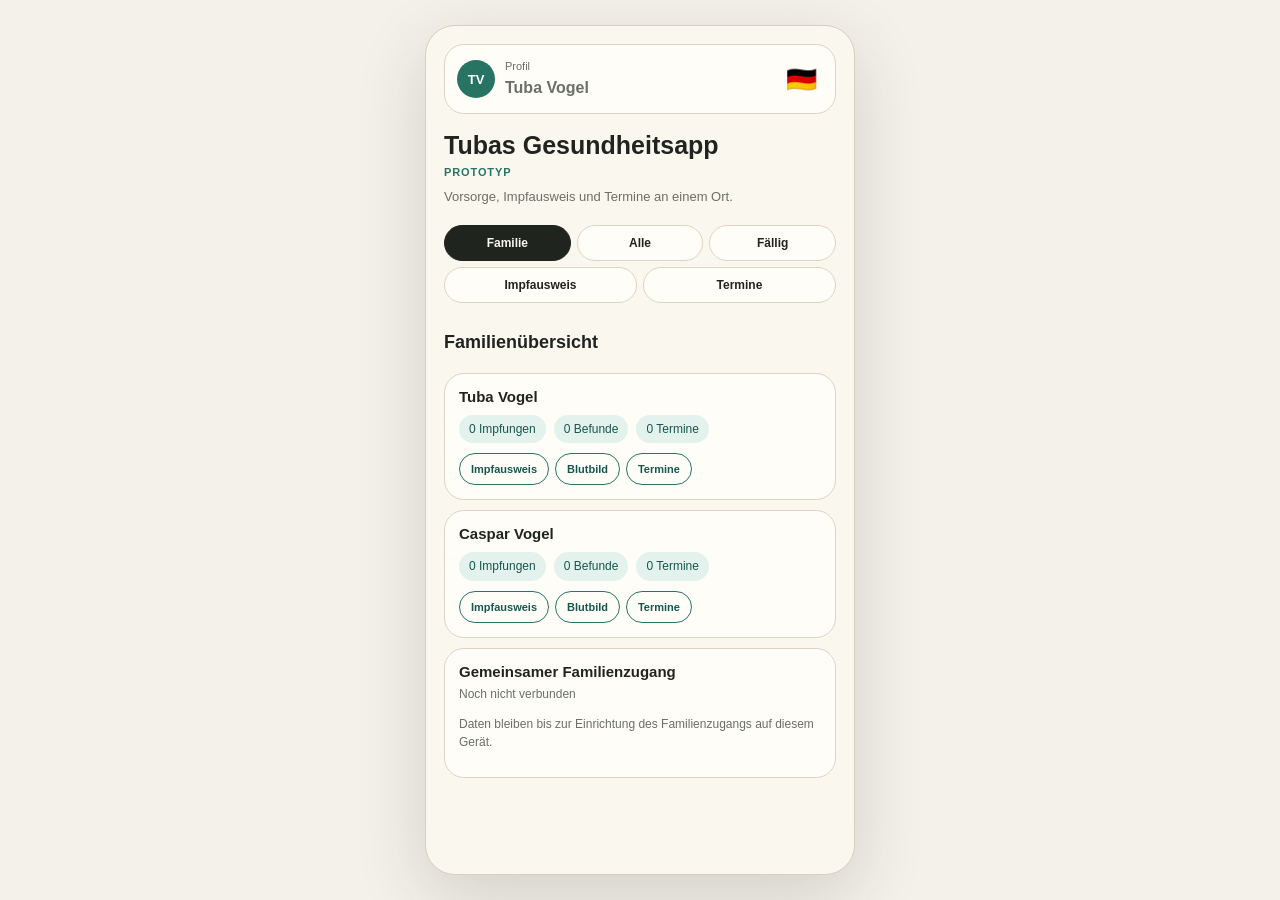
<file: index.html>
<!doctype html>
<html lang="de"><head><meta charset="utf-8"><meta name="viewport" content="width=device-width,initial-scale=1"><meta http-equiv="Cache-Control" content="no-store, no-cache, must-revalidate, max-age=0"><title>Tubas Gesundheitsapp · Prototyp</title><style>
:root{font-family:-apple-system,BlinkMacSystemFont,"Segoe UI",sans-serif;background:#f4f1ea;color:#20241f}*{box-sizing:border-box}body{margin:0;min-height:100vh;display:grid;place-items:center;padding:18px}.app{width:min(430px,100%);min-height:min(850px,calc(100vh - 36px));background:#faf7ef;border:1px solid #d8cfbf;border-radius:30px;padding:18px;box-shadow:0 22px 70px rgba(32,36,31,.16)}.profile{display:grid;grid-template-columns:auto 1fr auto;gap:10px;align-items:center;background:#fffdf8;border:1px solid #ddd4c4;border-radius:20px;padding:12px;margin-bottom:18px}.avatar{display:grid;place-items:center;width:38px;height:38px;border-radius:999px;background:#277465;color:white;font-size:13px;font-weight:800;text-decoration:none}.label{display:block;color:#697064;font-size:11px;margin-bottom:2px}.name{font-size:16px;font-weight:800}.flag{font-size:18px}h1{margin:0 0 6px;font-size:25px;line-height:1.08}.sub{margin:0 0 18px;color:#697064;font-size:13px;line-height:1.4}.tabs{display:grid;grid-template-columns:repeat(4,1fr);gap:6px;margin-bottom:15px}.tab{border:1px solid #ddd4c4;background:#fffdf8;color:#20241f;border-radius:999px;padding:9px 4px;font-size:13px;font-weight:800;text-decoration:none;text-align:center}.tab.active{background:#20241f;border-color:#20241f;color:#f9f6ee}.stack{display:grid;gap:10px}.card{background:#fffdf8;border:1px solid #ddd4c4;border-radius:20px;padding:14px}.row{display:grid;grid-template-columns:50px 1fr;gap:12px;align-items:start}.icon{display:grid;place-items:center;width:50px;min-height:50px;border-radius:15px;background:#e5f2ed;color:#15574c;font-size:13px;font-weight:800;text-align:center}.icon svg{width:27px;height:27px;display:block}.doctolib-icon{background:#e5f2ed}.doctolib-appicon{width:38px;height:38px;border-radius:11px;filter:drop-shadow(0 2px 3px rgba(32,36,31,.18))}b{display:block;margin-bottom:4px;font-size:15px}span,p{color:#697064;font-size:12px;line-height:1.4}.privacy{background:#eef4f2;border-color:#cbded8}.pill-row{display:flex;gap:8px;flex-wrap:wrap}.tiny{border:1px solid #ddd4c4;background:#fffdf8;color:#697064;border-radius:999px;padding:7px 10px;font-size:12px;text-decoration:none}.tiny.active-filter{background:#20241f;color:#fff;border-color:#20241f}.field{width:100%;border:1px solid #ddd4c4;border-radius:12px;background:#fffdf8;padding:10px;color:#20241f}.import-code{min-height:86px;resize:vertical}.import-actions{display:flex;gap:8px;flex-wrap:wrap;margin-top:8px}.action-btn{border:1px solid #277465;border-radius:999px;padding:9px 12px;background:#277465;color:white;font-size:12px;font-weight:800}.action-btn.secondary{background:#fffdf8;color:#15574c}.empty{color:#697064;text-align:center;padding:22px}.group{display:grid;gap:8px}.group-title{margin:8px 2px 0;color:#15574c;font-size:13px;font-weight:900}.group-count{color:#8b8f86;font-size:11px;font-weight:700;margin-left:4px}.vaccine-card{padding:12px 14px}.vaccine-card b{font-size:14px}.meta-line{display:block;color:#697064;font-size:12px;line-height:1.4}.status-ok{color:#15574c;font-weight:800}.status-check{color:#8a5a16;font-weight:800}.reminder{margin-top:5px;color:#697064;font-size:12px}.mini-calendar{display:grid;gap:8px}.cal-head{display:flex;align-items:center;justify-content:space-between;color:#697064;font-size:12px;font-weight:800}.nav-btn{width:30px;height:30px;border:1px solid #ddd4c4;background:#fffdf8;border-radius:999px;color:#20241f;font-size:18px;line-height:1;text-decoration:none;text-align:center}.date-strip{display:grid;grid-template-columns:repeat(4,1fr);gap:6px}.date-pill{border:1px solid #ddd4c4;background:#fffdf8;border-radius:12px;padding:6px 2px;text-align:center}.date-pill b{margin:0;font-size:13px}.date-pill span{display:block;font-size:10px}.link-action{color:#15574c;font-size:12px;font-weight:800;text-decoration:underline;text-underline-offset:3px}.details{margin-top:10px;padding-top:10px;border-top:1px solid #ece4d6;color:#697064;font-size:12px;line-height:1.45}
</style><link rel="stylesheet" href="vaccine-entry.css?v=family-features-20261106-v5"><script>window.healthAppVersion="family-features-20261106-v5";</script><script src="vaccine-entry.js?v=family-features-20261106-v5"></script><script src="vaccine-batch.js?v=family-features-20261106-v5"></script><style id="profile-menu-style">.profile{position:relative}.avatar,.name,.flag{cursor:pointer}.profile-menu{position:absolute;left:10px;top:calc(100% + 8px);width:188px;display:none;gap:5px;background:#fffdf8;border:1px solid #ddd4c4;border-radius:16px;padding:7px;box-shadow:0 10px 26px rgba(32,36,31,.13);z-index:50}.profile-menu.open{display:grid}.profile-menu.align-right{left:auto;right:10px;min-width:0;width:max-content;grid-template-columns:42px}.menu-btn{border:1px solid #ddd4c4;background:#fffdf8;color:#20241f;border-radius:999px;padding:7px 10px;text-align:left;font-size:12px;font-weight:750}.profile-menu:not(.align-right) .menu-btn.active{background:#e7e3da;color:#20241f;border-color:#cfc6b6}.profile-menu.align-right .menu-btn{text-align:center;font-size:18px;line-height:1;padding:9px 0}.profile-menu.align-right .menu-btn.active{background:#e7e3da;color:#20241f;border-color:#cfc6b6}.due-header{display:grid;gap:3px}.due-kicker{color:#15574c;font-size:11px;font-weight:900;text-transform:uppercase;letter-spacing:.04em}.due-card .details{display:block}.rule-source{display:block;margin-top:6px;color:#8b8f86;font-size:11px}.why{margin-top:8px;border-top:1px solid #ece4d6;padding-top:8px}.why summary{cursor:pointer;color:#15574c;font-size:12px;font-weight:800}.why p{margin:6px 0 0}.due-status{display:block;margin-top:4px;color:#15574c;font-size:12px;font-weight:850}.due-status.warn{color:#8a5a16}.due-list-note{margin:0;color:#697064;font-size:12px;line-height:1.4}</style><style>.prototype-label{margin:0 0 8px;color:#277465;font-size:11px;font-weight:700;letter-spacing:.08em;text-transform:uppercase}</style><meta name="application-name" content="Tubas Gesundheitsapp"><meta name="apple-mobile-web-app-title" content="Tubas Gesundheitsapp"><link rel="stylesheet" href="app-features.css?v=family-features-20261106-v5"><script src="app-i18n.js?v=family-features-20261106-v5"></script><script src="app-features.js?v=family-features-20261106-v5"></script></head><body><main class="app"><section class="profile"><a class="avatar" href="?view=alle">TV</a><div><span class="label">Profil</span><span class="name">Tuba Vogel</span></div><span class="flag">🇩🇪⌄</span></section><h1>Tubas Gesundheitsapp</h1><p class="prototype-label">Prototyp</p><p class="sub" id="subtitle">Vorsorge, Impfausweis und Termine an einem Ort.</p><nav class="tabs" aria-label="Ansicht" id="tabs"></nav><section class="stack" id="content" aria-live="polite"></section></main><script>
(function(){const storageKey="gesundheits-prototyp-vaccinations-v1";const vaccineNames={ty:"Typhus - TYPHIM Vi",gf:"Gelbfieber - Stamaril",tw:"Tollwut - Rabipur",hpv:"HPV - Gardasil 9",po:"Polio - IPV Merieux",pn:"Pneumokokken - Prevenar 20",hb:"Hepatitis B",hbe:"Hepatitis B - Engerix-B Erwachsene",haq:"Hepatitis A - VAQTA",hah:"Hepatitis A - Havrix 1440",bcg:"BCG / Tuberkulose",mmr:"MMR - Masern, Mumps, Roeteln",dtp:"Diphtherie/Tetanus/Pertussis - Boostrix",cov:"COVID-19 - Comirnaty"};const groupOrder=["Influenza","Reiseimpfungen","HPV","Hepatitis","Standardimpfungen","COVID / zu prüfen","Ältere Einträge"];const topics=["Alle","Influenza","Masern","Hepatitis A","Hepatitis B","HPV","Tollwut","Gelbfieber","Typhus","Polio","COVID","Tetanus"];const toothIcon='<svg viewBox="0 0 24 24" aria-hidden="true"><path d="M8.4 3.6c1.3 0 2.3.7 3.6.7s2.3-.7 3.6-.7c2.5 0 4.1 2.1 4.1 4.8 0 2.1-.8 3.8-1.5 5.4-.8 1.8-1.1 4.7-2.3 5.8-.7.7-1.7.4-2-.6l-.8-3.6c-.2-.9-.7-1.3-1.1-1.3s-.9.4-1.1 1.3L10.1 19c-.3 1-1.3 1.3-2 .6-1.2-1.1-1.5-4-2.3-5.8-.7-1.6-1.5-3.3-1.5-5.4 0-2.7 1.6-4.8 4.1-4.8z" fill="none" stroke="currentColor" stroke-width="1.9" stroke-linecap="round" stroke-linejoin="round"/></svg>';const doctolibIcon='<svg class="doctolib-appicon" viewBox="0 0 64 64" aria-label="Doctolib"><defs><linearGradient id="dg" x1="8" y1="8" x2="56" y2="56"><stop stop-color="#1aa7ef"/><stop offset="1" stop-color="#087bd8"/></linearGradient></defs><rect x="5" y="5" width="54" height="54" rx="14" fill="url(#dg)"/><path d="M20.5 40.5c8.9-1 19.5-4.5 22.2-12.2 2.1-5.9-2.4-10.1-10.4-9.4-5.5.5-10.1 2.2-13.9 4" fill="none" stroke="white" stroke-width="5" stroke-linecap="round"/><path d="M28 18.8c-1.8 7.4-3.2 14.8-4.1 22.6" fill="none" stroke="white" stroke-width="5" stroke-linecap="round"/></svg>';const content=document.getElementById("content"),tabs=document.getElementById("tabs"),subtitle=document.getElementById("subtitle");const params=new URLSearchParams(location.search);let view=params.get("view")||"termine";let q=params.get("q")||"";const esc=v=>String(v||"").replace(/[&<>"']/g,c=>({"&":"&amp;","<":"&lt;",">":"&gt;",'"':"&quot;","'":"&#039;"}[c]));function link(v,label){return`<a class="tab ${view===v?"active":""}" href="?view=${v}&_=${Date.now()}">${label}</a>`}function renderTabs(){tabs.innerHTML=link("alle","Alle")+link("faellig","Fällig")+link("impfausweis","Impfausweis")+link("termine","Termine")}function decodePayload(value){const base64=value.replace(/-/g,"+").replace(/_/g,"/");const padded=base64+"===".slice((base64.length+3)%4);const binary=atob(padded);const bytes=Uint8Array.from(binary,c=>c.charCodeAt(0));return JSON.parse(new TextDecoder().decode(bytes))}function normalize(items){return Array.isArray(items)?items.map((item,index)=>Array.isArray(item)?{id:`private-vaccine-${index+1}`,name:vaccineNames[item[0]]||item[0]||"Impfung",date:item[1]||"Datum offen",note:""}:{id:item.id||`private-vaccine-${index+1}`,name:item.name||item.n||"Impfung",date:item.date||item.d||"Datum offen",note:item.note||""}):[]}function encodePayload(items){const bytes=new TextEncoder().encode(JSON.stringify(items));let binary="";bytes.forEach(b=>binary+=String.fromCharCode(b));return btoa(binary).replace(/\+/g,"-").replace(/\//g,"_").replace(/=+$/,"")}function setImportNotice(text){const el=document.getElementById("importNotice");if(el)el.textContent=text}function copyPrivateImport(){const all=load();if(!all.length){setImportNotice("Keine Impfungen zum Kopieren vorhanden.");return}const code=encodePayload(all);const field=document.getElementById("privateImportCode");if(field)field.value=code;const done=()=>setImportNotice("Import-Code kopiert. Öffne die Home-App, Impfausweis, Code einfügen.");if(navigator.clipboard&&navigator.clipboard.writeText){navigator.clipboard.writeText(code).then(done).catch(()=>{if(field){field.focus();field.select()}setImportNotice("Code markieren und kopieren.")})}else{if(field){field.focus();field.select()}setImportNotice("Code markieren und kopieren.")}}function pastePrivateImport(){const field=document.getElementById("privateImportCode");const code=(field&&field.value||"").trim();if(!code){setImportNotice("Bitte Import-Code einfügen.");return}try{const items=normalize(decodePayload(code));if(!items.length)throw new Error("empty");window.mergeVaccineImport(items);location.replace(location.pathname+"?view=impfausweis&loaded="+Date.now())}catch(e){setImportNotice("Code konnte nicht gelesen werden. Bitte aus Safari neu kopieren.")}}window.copyPrivateImport=copyPrivateImport;window.pastePrivateImport=pastePrivateImport;function importHash(){try{const hash=new URLSearchParams(location.hash.slice(1));const payload=hash.get("c")||hash.get("v")||hash.get("vaccinations");if(!payload)return false;window.mergeVaccineImport(normalize(decodePayload(payload)));view="impfausweis";subtitle.textContent="Vorsorge, Impfausweis und Termine an einem Ort. Impfpass lokal importiert.";history.replaceState(null,"",location.pathname+"?view=impfausweis&loaded="+Date.now());return true}catch(e){subtitle.textContent="Import konnte nicht gelesen werden. Bitte neuen Import-Link öffnen.";return false}}function load(){try{return window.readProfileVaccines().filter(x=>!window.vaccineEntryIssue(x))}catch{return[]}}function category(x){if(/\binfluenza\b|influvac|vaxigrip|efluelda|fluad|flucelvax/i.test(x.name))return "Influenza";const h=[x.name,x.note].join(" ").toLowerCase();if(/typh|gelbfieber|tollwut|rabipur|stamaril|polio|pneumo|prevenar/.test(h))return"Reiseimpfungen";if(/hpv|gardasil/.test(h))return"HPV";if(/hepatitis/.test(h))return"Hepatitis";if(/covid|comirnaty/.test(h))return"COVID / zu prüfen";if(/mmr|masern|mumps|roeteln|röteln|tetanus|diphtherie|pertussis|boostrix/.test(h))return"Standardimpfungen";return"Ältere Einträge"}function insight(x,all){const seasonal=window.influenzaVaccineInsight(x);if(seasonal)return seasonal;if(x.entryMethod)return {status:"Eintrag gespeichert",reminder:"Impfstatus bei Bedarf ärztlich prüfen"};const h=[x.name,x.note].join(" ").toLowerCase();const y=Number((String(x.date).match(/(19|20)\d{2}$/)||[])[0]);const count=n=>all.filter(v=>[v.name,v.note].join(" ").toLowerCase().includes(n)).length;let status="Immunisierung dokumentiert",reminder="Erinnerung: bei nächstem Arzttermin Impfstatus prüfen";if(/typh|typhim/.test(h)){status="Reiseimpfung dokumentiert";reminder=y?`Erinnerung ${y+3}: Typhus vor Reise prüfen`:"Typhus vor Reise prüfen"}else if(/tollwut|rabipur/.test(h)){reminder=y?`Erinnerung ${y+2}: vor Reise oder Risiko Titer/Auffrischung prüfen`:"Vor Reise oder Risiko Titer/Auffrischung prüfen"}else if(/gelbfieber|stamaril/.test(h)){reminder=y?`Zertifikat meist lebenslang; ${y+10} bei erneuter Exposition ärztlich prüfen`:"Einreisevorgaben vor Reise prüfen"}else if(/hpv|gardasil/.test(h)){status=count("hpv")>=3?"Immunisierung wahrscheinlich vollständig dokumentiert":"Immunisierung noch unvollständig prüfen";reminder=count("hpv")>=3?"Keine routinemäßige Auffrischung geplant":"Fehlende Dosis ärztlich klären"}else if(/hepatitis a/.test(h)){status=count("hepatitis a")>=2?"Grundimmunisierung dokumentiert":"Grundimmunisierung prüfen";reminder=y?`Langzeitschutz dokumentiert; Erinnerung ${y+25} bei Reise/Risiko prüfen`:"Bei Reise/Risiko ärztlich prüfen"}else if(/hepatitis b/.test(h)){status=count("hepatitis b")>=3?"Grundimmunisierung dokumentiert":"Grundimmunisierung prüfen";reminder="Kein fixer Auffrischtermin; bei Risiko Titer/Auffrischung prüfen"}else if(/boostrix|tetanus|diphtherie|pertussis/.test(h)){status="Schutz dokumentiert";reminder=y?`Erinnerung ${y+10}: Tetanus/Diphtherie-Auffrischung prüfen`:"10-Jahres-Rhythmus prüfen"}else if(/mmr|masern|mumps|roeteln|röteln/.test(h)){status=count("mmr")>=2?"Immunisierung dokumentiert":"Immunisierung prüfen";reminder="Keine routinemäßige Auffrischung; bei unklarem Status prüfen"}else if(/polio|ipv/.test(h)){reminder=y?`Erinnerung ${y+10}: Polio bei Reise-/Expositionsrisiko prüfen`:"Polio bei Reise-/Expositionsrisiko prüfen"}else if(/pneumo|prevenar/.test(h)){reminder="Bedarf abhängig von Alter/Risiko ärztlich prüfen"}else if(/covid|comirnaty/.test(h)){status="COVID-Impfung dokumentiert";reminder="Jährlich im Herbst prüfen, falls Risiko oder aktuelle Empfehlung zutrifft"}else if(/bcg|tuberkulose/.test(h)){reminder="Keine Standard-Auffrischung geplant"}return{status,reminder}}function card(x,all){const i=insight(x,all);return`<article class="card vaccine-card"><b>${esc(x.name)}</b><span>${esc(x.date)}</span><div class="meta-line ${i.status.includes("prüfen")||i.status.includes("unvollständig")?"status-check":"status-ok"}">${esc(i.status)}</div><div class="reminder">${esc(i.reminder)}</div></article>`}function vaccines(){const all=load();const showTransfer=params.get("transfer")==="1";const transfer=!showTransfer?"":all.length?`<article class="card"><b>Private Übernahme</b><span>Für die Home-App: diesen Code in Safari kopieren und im Impfausweis der Home-App einfügen. Die Daten bleiben lokal auf deinem Gerät.</span><textarea id="privateImportCode" class="field import-code" readonly>${esc(encodePayload(all))}</textarea><div class="import-actions"><button class="action-btn" type="button" onclick="copyPrivateImport()">Import-Code kopieren</button></div><p id="importNotice" class="reminder"></p></article>`:`<article class="card"><b>Private Übernahme</b><span>Wenn die Impfungen in Safari sichtbar sind: dort den Import-Code kopieren, hier einfügen und übernehmen.</span><textarea id="privateImportCode" class="field import-code" placeholder="Import-Code hier einfügen"></textarea><div class="import-actions"><button class="action-btn" type="button" onclick="pastePrivateImport()">Impfungen übernehmen</button></div><p id="importNotice" class="reminder"></p></article>`;const filtered=all;const groups=new Map();filtered.forEach(x=>{const k=category(x);if(!groups.has(k))groups.set(k,[]);groups.get(k).push(x)});content.innerHTML=`<article class="card"><div class="row"><div class="icon">I</div><div><b>Impfausweis</b><span>Impfungen nach Thema durchsuchen, Immunisierung einschätzen und Erinnerungen vormerken.</span></div></div></article>${transfer}<article class="card"><input class="field" placeholder="Suchen, z. B. Masern, Hepatitis B, Tollwut" value="${esc(q)}" type="search" id="vaccineSearch" aria-label="Impfungen durchsuchen"><div class="pill-row">${topics.map(t=>{const query=t==="Alle"?"":t;return`<a class="tiny ${q===query?"active-filter":""}" href="?view=impfausweis&q=${encodeURIComponent(query)}&_=${Date.now()}">${esc(t)}</a>`}).join("")}</div></article>${filtered.length?groupOrder.filter(k=>groups.has(k)).map(k=>`<section class="group"><div class="group-title">${esc(k)} <span class="group-count">${groups.get(k).length}</span></div>${groups.get(k).map(x=>card(x,all)).join("")}</section>`).join(""):`<p class="empty">Keine Impfpass-Einträge auf diesem Gerät.</p>`}`}function areas(){content.innerHTML=`<article class="card"><div class="row"><div class="icon">${toothIcon}</div><div><b>Zahnarzt</b><span>Letzte Zahnreinigung: Ende September 2026 · Erinnerung: nächsten Termin für März 2027 anfragen</span><div class="details">Nächster Schritt: Termin über Doctolib oder Kalender übernehmen, sobald die Integration verbunden ist.</div></div></div></article><article class="card"><div class="row"><div class="icon">B</div><div><b>Blutbild</b><span>Noch kein Ergebnis hinterlegt · beim nächsten Check-up anfragen</span></div></div></article><article class="card"><b>Bereich hinzufügen</b><span>Kardiologie, Onkologie oder weitere Bereiche können später hier als eigene Erinnerung ergänzt werden.</span></article>`}function appointments(){content.innerHTML=`<article class="card"><div class="mini-calendar"><div class="cal-head"><span class="nav-btn">‹</span><span>März 2027</span><span class="nav-btn">›</span></div><div class="date-strip"><div class="date-pill"><span>Mär</span><b>23</b></div><div class="date-pill"><span>Mär</span><b>24</b></div><div class="date-pill"><span>Mär</span><b>25</b></div><div class="date-pill"><span>Mär</span><b>26</b></div></div></div></article><article class="card"><div class="row"><div class="icon doctolib-icon">${doctolibIcon}</div><div><b>Doctolib</b><span>Termine und Buchungen extern verwalten.</span><p><a class="link-action" href="https://www.doctolib.de/" target="_blank" rel="noopener">Öffnen</a></p></div></div></article><article class="card"><div class="row"><div class="icon">${toothIcon}</div><div><b>Zahnreinigung planen</b><span>März 2027 · Erinnerung: nächsten Termin anfragen</span><div class="details">Letzte Zahnreinigung: Ende September 2026<br>Nächster Schritt: Termin über Doctolib öffnen oder aus Kalender übernehmen.</div></div></div></article>`}function render(){renderTabs();if(view==="impfausweis")vaccines();else if(view==="termine")appointments();else areas()}importHash();render();})();
</script><script>(function(){  const params=new URLSearchParams(location.search);  const view=params.get("view")||"termine";  if(view!=="faellig") return;  const content=document.getElementById("content");  if(!content) return;  const tooth='<svg viewBox="0 0 24 24" aria-hidden="true"><path d="M8.4 3.6c1.3 0 2.3.7 3.6.7s2.3-.7 3.6-.7c2.5 0 4.1 2.1 4.1 4.8 0 2.1-.8 3.8-1.5 5.4-.8 1.8-1.1 4.7-2.3 5.8-.7.7-1.7.4-2-.6l-.8-3.6c-.2-.9-.7-1.3-1.1-1.3s-.9.4-1.1 1.3L10.1 19c-.3 1-1.3 1.3-2 .6-1.2-1.1-1.5-4-2.3-5.8-.7-1.6-1.5-3.3-1.5-5.4 0-2.7 1.6-4.8 4.1-4.8z" fill="none" stroke="currentColor" stroke-width="1.9" stroke-linecap="round" stroke-linejoin="round"/></svg>';  const items=[    {icon:tooth,title:"Zahnvorsorge",status:"Erinnerung März 2027",text:"Letzte Zahnreinigung Ende September 2026. Nächsten Termin für März 2027 anfragen.",source:"Standard: Zahnvorsorge halbjährlich möglich; Bonusheft mindestens jährlich relevant.",why:"Die Regel kommt aus der Vorsorge-Regelbasis. Für Erwachsene übernehmen gesetzliche Krankenkassen Vorsorgeuntersuchungen regelmäßig; das persönliche Intervall bleibt anpassbar.",tone:"ok"},    {icon:"T",title:"Tetanus / Diphtherie",status:"2028 prüfen",text:"Letzte dokumentierte Auffrischung: Boostrix am 25.05.2018. Nächste Prüfung im 10-Jahres-Rhythmus vormerken.",source:"Quelle: RKI/STIKO-Impfkalender, 10-Jahres-Auffrischung bei vollständiger Grundimmunisierung.",why:"Die App sagt bewusst nicht 'geschützt bis 2028', sondern erinnert daran, die Auffrischung zu prüfen.",tone:"ok"},    {icon:"Ty",title:"Typhus",status:"2026 vor Reise prüfen",text:"Typhus ist als Reiseimpfung dokumentiert. Vor der nächsten passenden Reise prüfen, ob eine Auffrischung nötig ist.",source:"Quelle: RKI/STIKO Reise-/Indikationsimpfungen; abhängig von Reiseziel und Risiko.",why:"Typhus ist keine Standardimpfung für alle. Deshalb erscheint sie als Reise-/Risikohinweis, nicht als allgemeine Pflicht.",tone:"warn"},    {icon:"B",title:"Check-up / Blutbild",status:"Status offen",text:"Letzten Check-up oder letzte Laborwerte hinterlegen, damit die App die nächste Erinnerung berechnen kann.",source:"Standard: 18-34 einmalig; ab 35 alle 3 Jahre als GKV-Leistung möglich.",why:"Blutbild wird nicht pauschal als eigener Pflichttermin gesetzt. Es wird als Teil des Check-ups oder als individuell hinterlegter Bereich geführt.",tone:"warn"},    {icon:"G",title:"Gynäkologische Krebsfrüherkennung",status:"Letzten Termin hinterlegen",text:"Sobald der letzte Termin eingetragen ist, kann die App das passende Intervall nach Alter und Untersuchung anzeigen.",source:"Quelle: G-BA Früherkennungsuntersuchungen und Krebsfrüherkennungs-Richtlinie.",why:"Die Intervalle unterscheiden sich je nach Alter. Deshalb braucht die App hier den letzten dokumentierten Termin, statt blind ein Datum zu behaupten.",tone:"warn"}  ];  content.innerHTML='<article class="card"><div class="due-header"><span class="due-kicker">Regelbasiert</span><b>Fällig und zu prüfen</b><p class="due-list-note">Diese Liste wird aus Vorsorge- und Impfregeln erzeugt. Standards sind vorgeschlagen und später individuell änderbar.</p></div></article>'+items.map(item=>`<article class="card due-card"><div class="row"><div class="icon">${item.icon}</div><div><b>${item.title}</b><span>${item.text}</span><span class="due-status ${item.tone==='warn'?'warn':''}">${item.status}</span><span class="rule-source">${item.source}</span><details class="why"><summary>Warum?</summary><p>${item.why}</p></details></div></div></article>`).join('');})();</script><script>if(window.vaccineBatchAPI.profileId()!=='0' && new URLSearchParams(location.search).get('view')!=='impfausweis'){const c=document.getElementById('content');if(c){c.replaceChildren();const p=document.createElement('p');p.className='empty';p.textContent='Für dieses Profil sind noch keine Termine oder Vorsorgeeinträge hinterlegt.';c.append(p);}}</script></body></html>
</file>
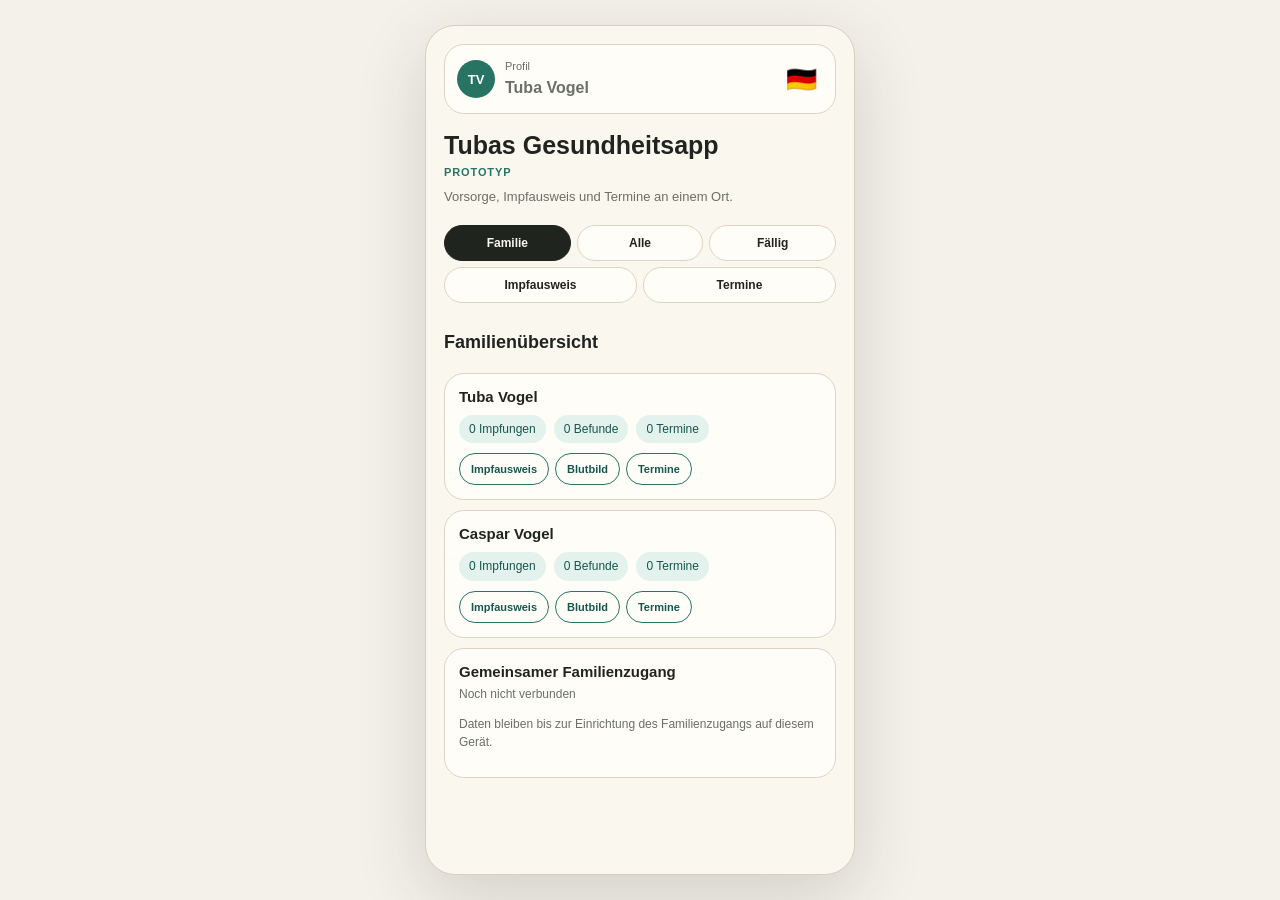
<file: app-20260923.html>
<!doctype html><html lang="de"><head><meta charset="utf-8"><meta name="viewport" content="width=device-width,initial-scale=1"><title>Tubas Gesundheitsapp · Prototyp</title></head><body><noscript><a href="app-stable-20261006-v3.html">App öffnen</a></noscript><script>const target=new URL('app-stable-20261006-v3.html',location.href);target.search=location.search;target.searchParams.set('v','family-features-20261106-v5');target.hash=location.hash;location.replace(target.href);</script></body></html>
</file>
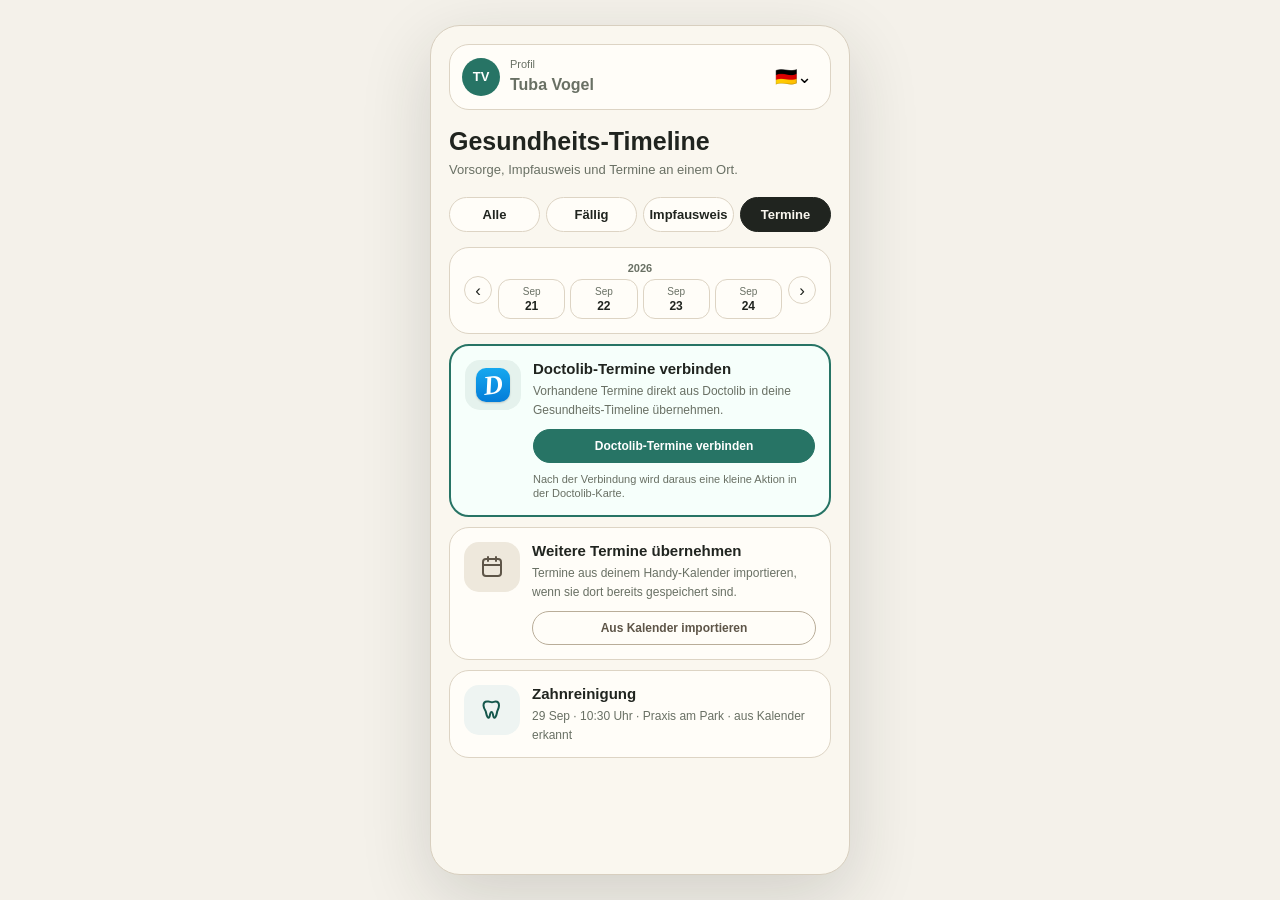
<file: doctolib-nicht-verbunden.html>
<!doctype html>
<html lang="de">
<head>
  <meta charset="utf-8" />
  <meta name="viewport" content="width=device-width, initial-scale=1" />
  <meta name="build" content="appointment-details-2026-09-21" />
  <title>Doctolib nicht verbunden</title>
  <style>
    :root{font-family:-apple-system,BlinkMacSystemFont,"Segoe UI",sans-serif;background:#f4f1ea;color:#20241f}*{box-sizing:border-box}body{margin:0;min-height:100vh;display:grid;place-items:center;padding:18px}.app{width:min(420px,100%);min-height:min(850px,calc(100vh - 36px));background:#faf7ef;border:1px solid #d8cfbf;border-radius:30px;padding:18px;box-shadow:0 22px 70px rgba(32,36,31,.16)}button{font:inherit}.profile{position:relative;display:grid;grid-template-columns:auto 1fr auto;gap:10px;align-items:center;background:#fffdf8;border:1px solid #ddd4c4;border-radius:20px;padding:12px;margin-bottom:18px}.avatar{width:38px;height:38px;border:0;border-radius:999px;background:#277465;color:white;font-size:13px;font-weight:800}.label{display:block;color:#697064;font-size:11px;margin-bottom:2px}.name{font-size:16px;font-weight:800}.flag{border:0;background:transparent;font-size:18px}.menu{position:absolute;top:58px;left:12px;right:12px;z-index:3;display:none;gap:4px;padding:8px;background:#fffdf8;border:1px solid #ddd4c4;border-radius:16px;box-shadow:0 16px 34px rgba(32,36,31,.16)}.menu.open{display:grid}.menu button{border:0;border-radius:11px;background:transparent;padding:10px;text-align:left;color:#20241f}.menu button.active{background:#eee8dc}h1{margin:0 0 6px;font-size:25px;line-height:1.08}.sub{margin:0 0 18px;color:#697064;font-size:13px;line-height:1.4}.tabs{display:grid;grid-template-columns:repeat(4,1fr);gap:6px;margin-bottom:15px}.tab{border:1px solid #ddd4c4;background:#fffdf8;color:#20241f;border-radius:999px;padding:9px 4px;font-size:13px;font-weight:800}.tab.active{background:#20241f;border-color:#20241f;color:#f9f6ee}.stack{display:grid;gap:10px}.card{background:#fffdf8;border:1px solid #ddd4c4;border-radius:20px;padding:14px}.card.setup,.card.primary{border:2px solid #277465;background:#f6fffb}.row{display:grid;grid-template-columns:56px 1fr;gap:12px;align-items:start}.icon,.source-icon{width:56px;min-height:50px;border-radius:15px;display:grid;place-items:center;background:#e5f2ed;color:#15574c;font-size:13px;font-weight:800;text-align:center}.doctolib-mark{background:#e5f2ed}.doctolib-app-icon{width:34px;height:34px;border-radius:10px;overflow:hidden;box-shadow:0 1px 2px rgba(32,36,31,.2);background:linear-gradient(180deg,#16a8ef,#047cd8);position:relative}.doctolib-app-icon::before{content:"D";position:absolute;inset:0;display:grid;place-items:center;color:white;font-size:27px;font-style:italic;font-family:"Bradley Hand","Snell Roundhand",cursive;font-weight:700;transform:rotate(-7deg)}.calendar-icon{background:#eee8dc;color:#5e5548}.line-icon svg,.calendar-icon svg{width:24px;height:24px;stroke:currentColor;stroke-width:2;fill:none;stroke-linecap:round;stroke-linejoin:round}.tooth-icon{background:#eef4f2;color:#15574c}b{display:block;margin-bottom:4px;font-size:15px}span,p{color:#697064;font-size:12px;line-height:1.4}.mini-calendar{display:grid;grid-template-columns:28px 1fr 28px;gap:6px;align-items:center}.nav-btn{width:28px;height:28px;border:1px solid #ddd4c4;background:#fffdf8;border-radius:999px;color:#20241f;font-size:17px;line-height:1;cursor:pointer}.date-wrap{display:grid;gap:5px}.date-year{text-align:center;color:#697064;font-size:11px;font-weight:800}.date-strip{display:grid;grid-template-columns:repeat(4,1fr);gap:5px}.date-pill{border:1px solid #ddd4c4;background:#fffdf8;border-radius:12px;padding:5px 2px;text-align:center}.date-pill b{margin:0;font-size:12px}.date-pill span{display:block;font-size:10px}.date-pill.hit{background:#e5f2ed;border-color:#94c8b8}.actions{display:grid;gap:8px;margin-top:10px}.action{border:1px solid #277465;border-radius:999px;padding:9px 8px;text-align:center;color:#15574c;font-size:12px;font-weight:800;background:transparent;text-decoration:none}.action.main{background:#277465;color:white}.action.secondary-action{border-color:#b9ad99;color:#5e5548}.hint{margin-top:9px;color:#697064;font-size:11px;line-height:1.35}.empty{color:#697064;text-align:center;padding:22px}.appointment-card{cursor:pointer}.appointment-card:focus{outline:2px solid #277465;outline-offset:2px}.details{display:none;margin-top:12px;padding-top:12px;border-top:1px solid #eee8dc;gap:7px}.appointment-card.open .details{display:grid}.detail-line{display:grid;grid-template-columns:72px 1fr;gap:10px;font-size:12px;color:#697064}.detail-line strong{color:#20241f;font-size:12px}
  </style>
</head>
<body>
  <main class="app">
    <section class="profile">
      <button class="avatar" type="button" id="profileButton" aria-label="Profil wechseln">TV</button>
      <div><span class="label">Profil</span><span class="name" id="profileName">Tuba Vogel</span></div>
      <button class="flag" type="button" id="languageButton" aria-label="Sprache wechseln">🇩🇪⌄</button>
      <div class="menu" id="profileMenu"></div><div class="menu" id="languageMenu"></div>
    </section>
    <h1>Gesundheits-Timeline</h1>
    <p class="sub">Vorsorge, Impfausweis und Termine an einem Ort.</p>
    <nav class="tabs" aria-label="Ansicht">
      <button class="tab" data-view="alle">Alle</button><button class="tab" data-view="faellig">Fällig</button><button class="tab" data-view="impfausweis">Impfausweis</button><button class="tab active" data-view="termine">Termine</button>
    </nav>
    <section class="stack" id="content" aria-live="polite"></section>
  </main>
  <script>
    const data={profiles:[{id:"tuba",name:"Tuba Vogel",initials:"TV"},{id:"caspar",name:"Caspar Vogel",initials:"CV"}],languages:[{code:"de",label:"Deutsch",flag:"🇩🇪"},{code:"en",label:"English",flag:"🇬🇧"},{code:"pt",label:"Português",flag:"🇵🇹"},{code:"tr",label:"Türkçe",flag:"🇹🇷"}],careItems:[{title:"Zahnreinigung",initial:"Z",last:"12. Februar 2026",next:"seit August 2026 fällig",status:"fällig"},{title:"Gynäkologische Untersuchung",initial:"G",last:"4. November 2025",next:"November 2026",status:"bald"},{title:"Krebsvorsorge",initial:"K",last:"Hautscreening 22. März 2025",next:"Darmkrebsvorsorge prüfen",status:"prüfen"},{title:"Impfausweis",initial:"I",last:"Tetanus 9. Juni 2023",next:"Auffrischungen im Blick",status:"aktuell"}],vaccinations:[{name:"Tetanus",date:"09.06.2023",note:"2033 prüfen"},{name:"COVID-19",date:"18.09.2021",note:"nach Bedarf"},{name:"FSME",date:"14.07.2019",note:"Auffrischung prüfen"}]};
    let activeProfile="tuba",activeLanguage="de",activeView="termine",startDate=new Date(2026,8,21);
    const monthNames=["Jan","Feb","Mär","Apr","Mai","Jun","Jul","Aug","Sep","Okt","Nov","Dez"],$=id=>document.getElementById(id),content=$("content"),profileButton=$("profileButton"),profileName=$("profileName"),profileMenu=$("profileMenu"),languageButton=$("languageButton"),languageMenu=$("languageMenu"),tabs=[...document.querySelectorAll(".tab")];
    const esc=v=>String(v).replace(/[&<>"']/g,c=>({"&":"&amp;","<":"&lt;",">":"&gt;",'"':"&quot;","'":"&#039;"}[c]));
    function itemCard(item){return `<article class="card"><div class="row"><div class="icon">${esc(item.initial||"")}</div><div><b>${esc(item.title||item.name)}</b><span>${esc(item.last?`Zuletzt: ${item.last} · ${item.next}`:item.details||item.note||"")}</span></div></div></article>`}
    function calendarCard(){const days=Array.from({length:4},(_,i)=>{const date=new Date(startDate);date.setDate(startDate.getDate()+i);return date});const yearText=days[0].getFullYear()===days[3].getFullYear()?days[0].getFullYear():`${days[0].getFullYear()} / ${days[3].getFullYear()}`;return `<article class="card"><div class="mini-calendar"><button class="nav-btn" id="prevDays" aria-label="Vorherige Tage">‹</button><div class="date-wrap"><div class="date-year">${yearText}</div><div class="date-strip">${days.map(date=>`<div class="date-pill"><span>${monthNames[date.getMonth()]}</span><b>${date.getDate()}</b></div>`).join("")}</div></div><button class="nav-btn" id="nextDays" aria-label="Nächste Tage">›</button></div></article>`}
    function renderProfile(){const p=data.profiles.find(x=>x.id===activeProfile),l=data.languages.find(x=>x.code===activeLanguage);profileButton.textContent=p.initials;profileName.textContent=p.name;languageButton.textContent=`${l.flag}⌄`;profileMenu.innerHTML=data.profiles.map(x=>`<button class="${x.id===activeProfile?"active":""}" data-profile="${x.id}">${x.initials} · ${esc(x.name)}</button>`).join("")+`<button>+ Person hinzufügen</button>`;languageMenu.innerHTML=data.languages.map(x=>`<button class="${x.code===activeLanguage?"active":""}" data-language="${x.code}">${x.flag} ${esc(x.label)}</button>`).join("")}
    function renderContent(){tabs.forEach(t=>t.classList.toggle("active",t.dataset.view===activeView));if(activeView==="alle")content.innerHTML=data.careItems.map(itemCard).join("");if(activeView==="faellig")content.innerHTML=data.careItems.filter(x=>["fällig","bald","prüfen"].includes(x.status)).map(itemCard).join("")||`<p class="empty">Aktuell nichts fällig.</p>`;if(activeView==="impfausweis")content.innerHTML=`<article class="card primary"><div class="row"><div class="icon">I</div><div><b>Impfausweis</b><span>Gelben Impfpass fotografieren, Impfungen erkennen, Auffrischungen prüfen</span></div></div></article>${data.vaccinations.map(x=>`<article class="card"><b>${esc(x.name)}</b><span>${esc(x.date)} · ${esc(x.note)}</span></article>`).join("")}`;if(activeView==="termine"){content.innerHTML=`${calendarCard()}<article class="card setup"><div class="row"><div class="source-icon doctolib-mark" aria-label="Doctolib"><div class="doctolib-app-icon" aria-hidden="true"></div></div><div><b>Doctolib-Termine verbinden</b><span>Vorhandene Termine direkt aus Doctolib in deine Gesundheits-Timeline übernehmen.</span><div class="actions"><a class="action main" href="https://www.doctolib.de/" target="_blank" rel="noopener">Doctolib-Termine verbinden</a></div><div class="hint">Nach der Verbindung wird daraus eine kleine Aktion in der Doctolib-Karte.</div></div></div></article><article class="card"><div class="row"><div class="source-icon calendar-icon" aria-label="Kalender"><svg viewBox="0 0 24 24" aria-hidden="true"><rect x="3" y="4" width="18" height="17" rx="3"></rect><path d="M8 2v4M16 2v4M3 10h18"></path></svg></div><div><b>Weitere Termine übernehmen</b><span>Termine aus deinem Handy-Kalender importieren, wenn sie dort bereits gespeichert sind.</span><div class="actions"><button class="action secondary-action">Aus Kalender importieren</button></div></div></div></article><article class="card appointment-card" role="button" tabindex="0" onclick="this.classList.toggle('open')" onkeydown="if(event.key==='Enter'||event.key===' '){event.preventDefault();this.click()}"><div class="row"><div class="icon line-icon tooth-icon" aria-label="Zahnreinigung"><svg viewBox="0 0 24 24" aria-hidden="true"><path d="M8.5 3.5c1.2 0 2.1.7 3.5.7s2.3-.7 3.5-.7c2 0 3.5 1.7 3.5 4 0 2.1-1.1 4-1.7 5.7-.6 1.8-.7 4.8-2 6.1-.8.8-1.8.2-2-1.1-.4-2.4-.7-4.1-1.8-4.1s-1.4 1.7-1.8 4.1c-.2 1.3-1.2 1.9-2 1.1-1.3-1.3-1.4-4.3-2-6.1C4.6 11.5 3.5 9.6 3.5 7.5c0-2.3 1.5-4 3.5-4z"></path></svg></div><div><b>Zahnreinigung</b><span>29 Sep · 10:30 Uhr · Praxis am Park · aus Kalender erkannt</span></div></div><div class="details"><div class="detail-line"><strong>Adresse</strong><span>Praxis am Park, Beispielstraße 12, 10115 Berlin</span></div><div class="detail-line"><strong>Dauer</strong><span>45 Minuten</span></div><div class="detail-line"><strong>Quelle</strong><span>Aus Kalender erkannt · bitte bestätigen</span></div></div></article>`;$("prevDays").onclick=()=>{startDate.setDate(startDate.getDate()-4);renderContent()};$("nextDays").onclick=()=>{startDate.setDate(startDate.getDate()+4);renderContent()}}}
    function render(){renderProfile();renderContent()}profileButton.onclick=()=>{languageMenu.classList.remove("open");profileMenu.classList.toggle("open")};languageButton.onclick=()=>{profileMenu.classList.remove("open");languageMenu.classList.toggle("open")};profileMenu.onclick=e=>{if(!e.target.dataset.profile)return;activeProfile=e.target.dataset.profile;profileMenu.classList.remove("open");render()};languageMenu.onclick=e=>{if(!e.target.dataset.language)return;activeLanguage=e.target.dataset.language;languageMenu.classList.remove("open");render()};tabs.forEach(t=>t.onclick=()=>{activeView=t.dataset.view;render()});render();
  </script>
</body>
</html>
</file>
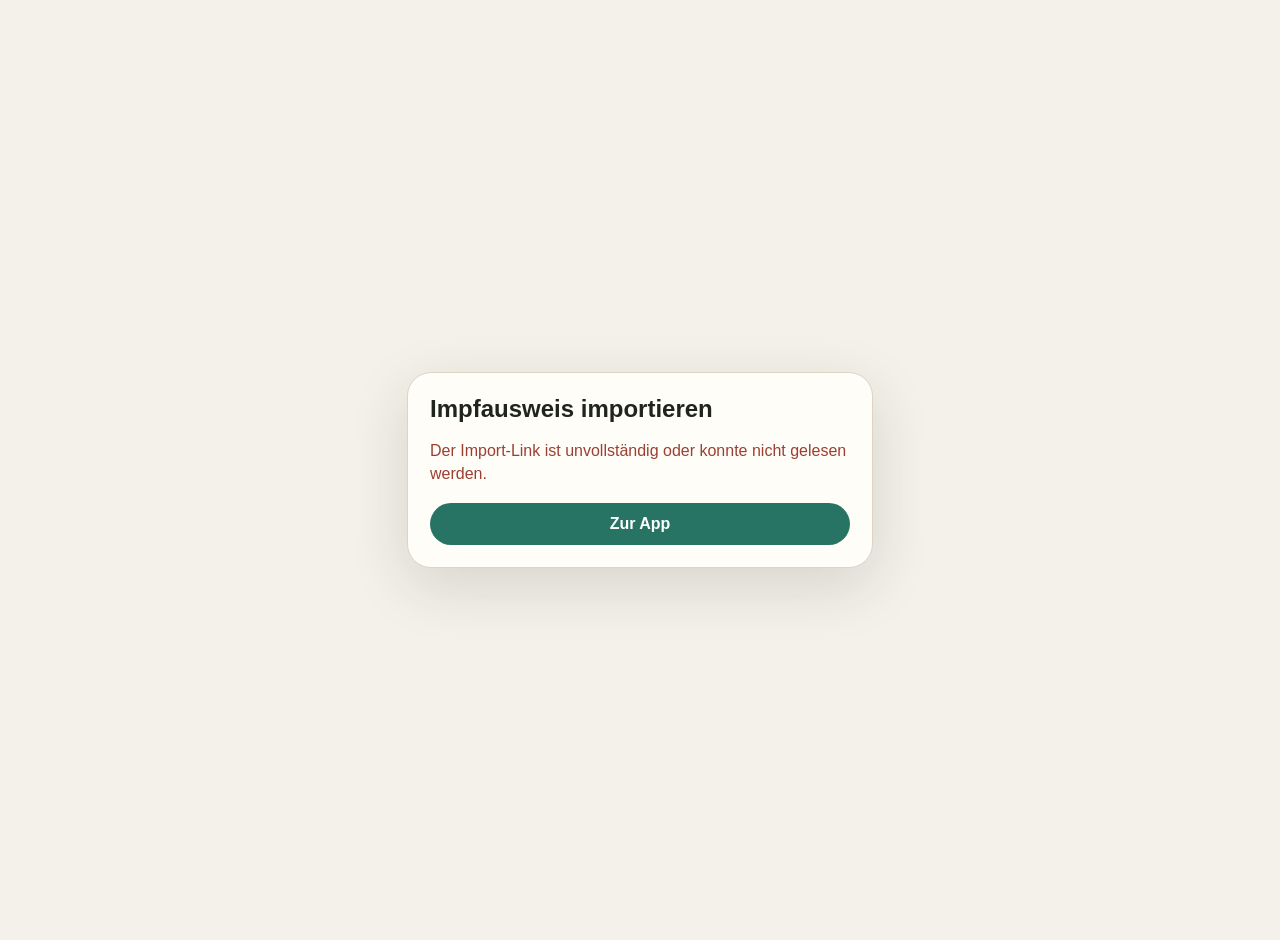
<file: import-20260923.html>
<!doctype html>
<html lang="de">
<head>
  <meta charset="utf-8" />
  <meta name="viewport" content="width=device-width, initial-scale=1" />
  <title>Impfausweis importieren</title>
  <style>
    :root{font-family:-apple-system,BlinkMacSystemFont,"Segoe UI",sans-serif;background:#f4f1ea;color:#20241f}body{margin:0;min-height:100vh;display:grid;place-items:center;padding:20px}.box{width:min(420px,100%);background:#fffdf8;border:1px solid #ddd4c4;border-radius:24px;padding:22px;box-shadow:0 18px 60px rgba(32,36,31,.14)}h1{font-size:24px;margin:0 0 10px}p{color:#697064;line-height:1.45}.button{display:block;text-align:center;border-radius:999px;background:#277465;color:white;padding:12px 16px;text-decoration:none;font-weight:800;margin-top:18px}.error{color:#9b3f33}.ok{color:#15574c}</style>
</head>
<body>
  <main class="box">
    <h1>Impfausweis importieren</h1>
    <p id="message">Import wird vorbereitet...</p>
    <a class="button" href="./app-20260923.html?v=after-private-import-20260923" id="openApp">Zur App</a>
  </main>
  <script>
    const key = "gesundheits-prototyp-vaccinations-v1";
    const message = document.getElementById("message");
    function readPayload() {
      const hash = new URLSearchParams(location.hash.slice(1));
      return hash.get("vaccinations");
    }
    function decodePayload(value) {
      const base64 = value.replace(/-/g, "+").replace(/_/g, "/");
      const padded = base64 + "===".slice((base64.length + 3) % 4);
      const binary = atob(padded);
      const bytes = Uint8Array.from(binary, char => char.charCodeAt(0));
      return JSON.parse(new TextDecoder().decode(bytes));
    }
    try {
      const payload = readPayload();
      if (!payload) throw new Error("missing");
      const items = decodePayload(payload);
      if (!Array.isArray(items)) throw new Error("invalid");
      localStorage.setItem(key, JSON.stringify(items));
      message.className = "ok";
      message.textContent = `${items.length} Impfpass-Einträge wurden lokal auf diesem Gerät gespeichert. Sie sind nicht öffentlich in GitHub.`;
    } catch (error) {
      message.className = "error";
      message.textContent = "Der Import-Link ist unvollständig oder konnte nicht gelesen werden.";
    }
  </script>
</body>
</html>
</file>
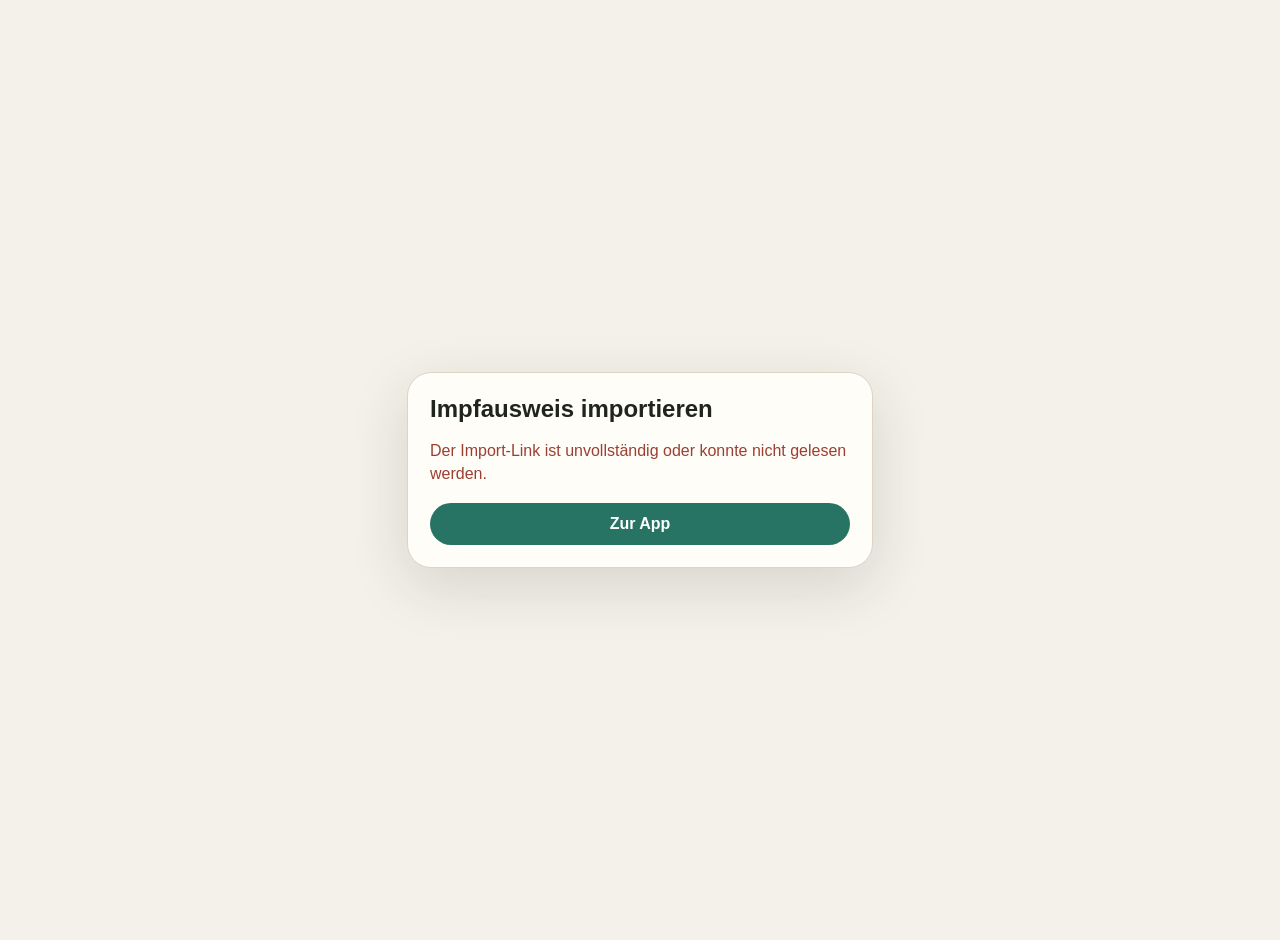
<file: import-reminders-20260923.html>
<!doctype html>
<html lang="de">
<head>
  <meta charset="utf-8" />
  <meta name="viewport" content="width=device-width, initial-scale=1" />
  <title>Impfausweis importieren</title>
  <style>
    :root{font-family:-apple-system,BlinkMacSystemFont,"Segoe UI",sans-serif;background:#f4f1ea;color:#20241f}body{margin:0;min-height:100vh;display:grid;place-items:center;padding:20px}.box{width:min(420px,100%);background:#fffdf8;border:1px solid #ddd4c4;border-radius:24px;padding:22px;box-shadow:0 18px 60px rgba(32,36,31,.14)}h1{font-size:24px;margin:0 0 10px}p{color:#697064;line-height:1.45}.button{display:block;text-align:center;border-radius:999px;background:#277465;color:white;padding:12px 16px;text-decoration:none;font-weight:800;margin-top:18px}.error{color:#9b3f33}.ok{color:#15574c}</style>
</head>
<body>
  <main class="box">
    <h1>Impfausweis importieren</h1>
    <p id="message">Import wird vorbereitet...</p>
    <a class="button" href="./app-reminders-20260923.html?v=after-compact-private-import" id="openApp">Zur App</a>
  </main>
  <script>
    const key = "gesundheits-prototyp-vaccinations-v1";
    const message = document.getElementById("message");
    function readPayload() {
      const hash = new URLSearchParams(location.hash.slice(1));
      return hash.get("v") || hash.get("vaccinations");
    }
    function decodePayload(value) {
      const base64 = value.replace(/-/g, "+").replace(/_/g, "/");
      const padded = base64 + "===".slice((base64.length + 3) % 4);
      const binary = atob(padded);
      const bytes = Uint8Array.from(binary, char => char.charCodeAt(0));
      return JSON.parse(new TextDecoder().decode(bytes));
    }
    function normalizeItems(items) {
      if (!Array.isArray(items)) throw new Error("invalid");
      return items.map((item, index) => ({
        id: item.id || `private-vaccine-${index + 1}`,
        name: item.name || item.n || "Impfung",
        date: item.date || item.d || "Datum offen",
        note: item.note || "",
        source: item.source || ""
      }));
    }
    try {
      const payload = readPayload();
      if (!payload) throw new Error("missing");
      const items = normalizeItems(decodePayload(payload));
      localStorage.setItem(key, JSON.stringify(items));
      message.className = "ok";
      message.textContent = `${items.length} Impfpass-Einträge wurden lokal auf diesem Gerät gespeichert. Sie sind nicht öffentlich in GitHub.`;
    } catch (error) {
      message.className = "error";
      message.textContent = "Der Import-Link ist unvollständig oder konnte nicht gelesen werden.";
    }
  </script>
</body>
</html>
</file>
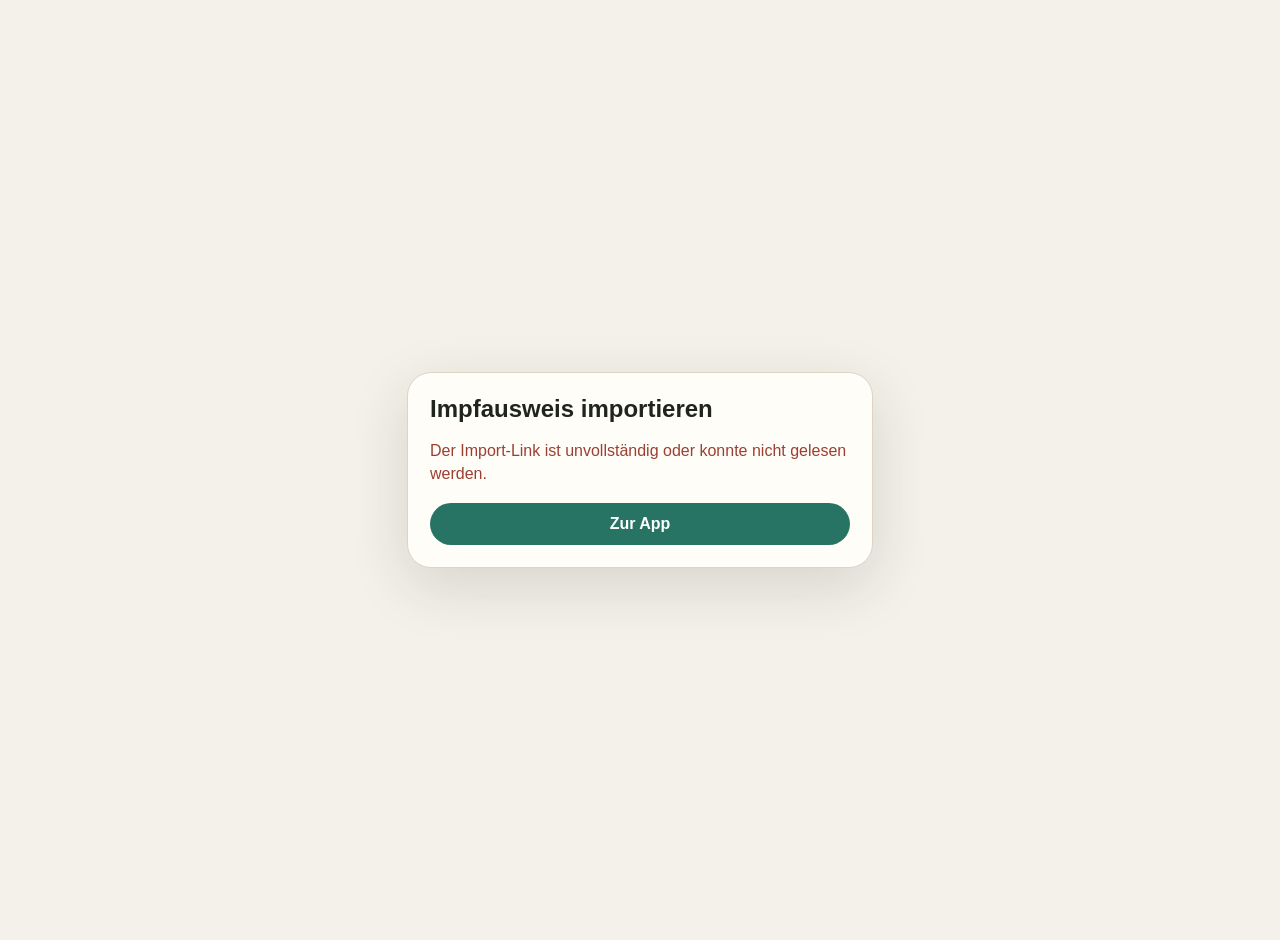
<file: import.html>
<!doctype html>
<html lang="de">
<head>
  <meta charset="utf-8" />
  <meta name="viewport" content="width=device-width, initial-scale=1" />
  <title>Impfausweis importieren</title>
  <style>
    :root{font-family:-apple-system,BlinkMacSystemFont,"Segoe UI",sans-serif;background:#f4f1ea;color:#20241f}body{margin:0;min-height:100vh;display:grid;place-items:center;padding:20px}.box{width:min(420px,100%);background:#fffdf8;border:1px solid #ddd4c4;border-radius:24px;padding:22px;box-shadow:0 18px 60px rgba(32,36,31,.14)}h1{font-size:24px;margin:0 0 10px}p{color:#697064;line-height:1.45}.button{display:block;text-align:center;border-radius:999px;background:#277465;color:white;padding:12px 16px;text-decoration:none;font-weight:800;margin-top:18px}.error{color:#9b3f33}.ok{color:#15574c}</style>
</head>
<body>
  <main class="box">
    <h1>Impfausweis importieren</h1>
    <p id="message">Import wird vorbereitet...</p>
    <a class="button" href="./?v=after-private-import" id="openApp">Zur App</a>
  </main>
  <script>
    const key = "gesundheits-prototyp-vaccinations-v1";
    const message = document.getElementById("message");
    function readPayload() {
      const hash = new URLSearchParams(location.hash.slice(1));
      return hash.get("vaccinations");
    }
    function decodePayload(value) {
      const base64 = value.replace(/-/g, "+").replace(/_/g, "/");
      const padded = base64 + "===".slice((base64.length + 3) % 4);
      const binary = atob(padded);
      const bytes = Uint8Array.from(binary, char => char.charCodeAt(0));
      return JSON.parse(new TextDecoder().decode(bytes));
    }
    try {
      const payload = readPayload();
      if (!payload) throw new Error("missing");
      const items = decodePayload(payload);
      if (!Array.isArray(items)) throw new Error("invalid");
      localStorage.setItem(key, JSON.stringify(items));
      message.className = "ok";
      message.textContent = `${items.length} Impfpass-Einträge wurden lokal auf diesem Gerät gespeichert. Sie sind nicht öffentlich in GitHub.`;
    } catch (error) {
      message.className = "error";
      message.textContent = "Der Import-Link ist unvollständig oder konnte nicht gelesen werden.";
    }
  </script>
</body>
</html>
</file>
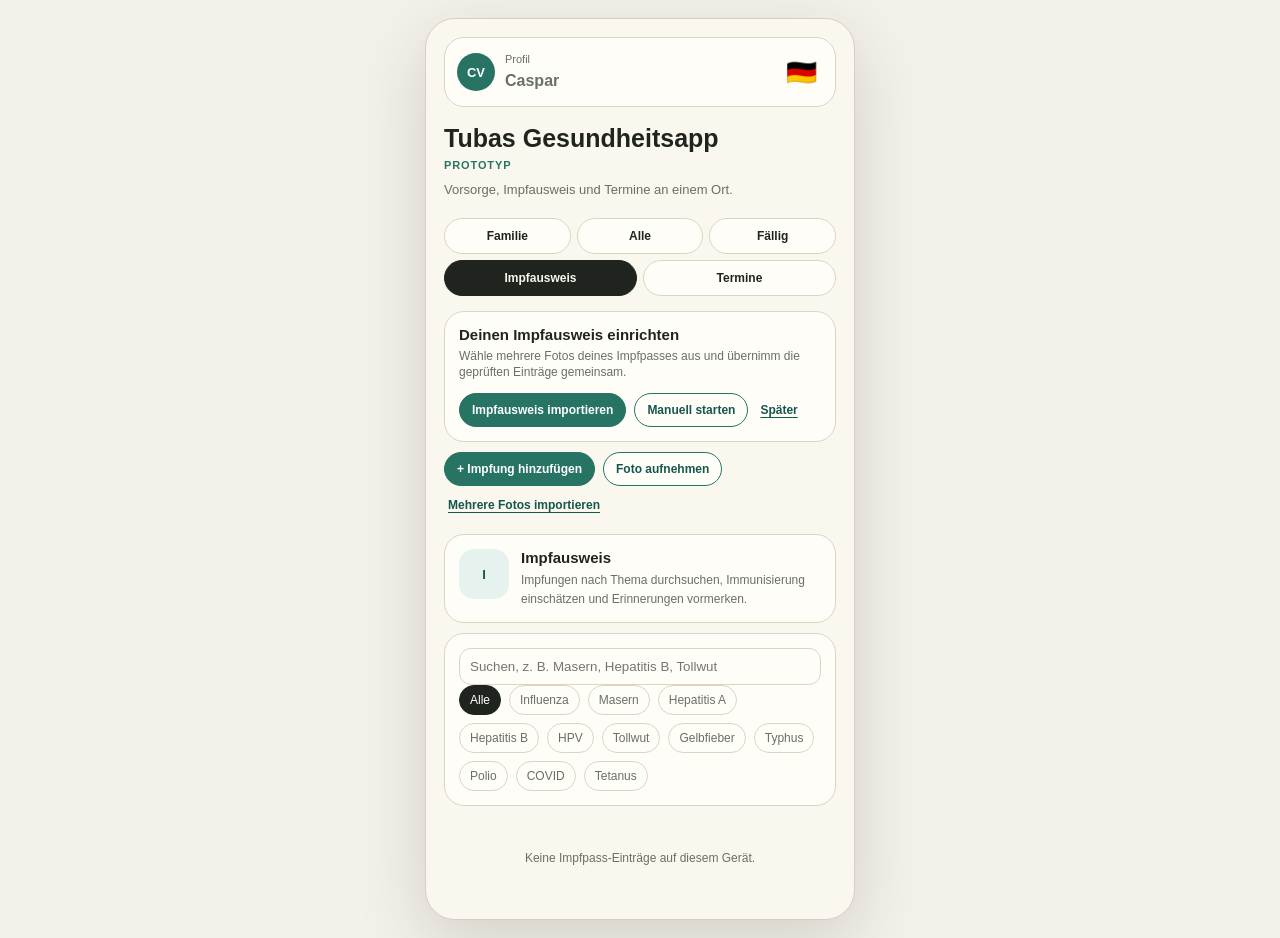
<file: testen.html>
<!doctype html>
<html lang="de"><head><meta charset="utf-8"><meta name="viewport" content="width=device-width,initial-scale=1"><meta http-equiv="Cache-Control" content="no-store, no-cache, must-revalidate, max-age=0"><title>Tubas Gesundheitsapp · Prototyp</title><style>
:root{font-family:-apple-system,BlinkMacSystemFont,"Segoe UI",sans-serif;background:#f4f1ea;color:#20241f}*{box-sizing:border-box}body{margin:0;min-height:100vh;display:grid;place-items:center;padding:18px}.app{width:min(430px,100%);min-height:min(850px,calc(100vh - 36px));background:#faf7ef;border:1px solid #d8cfbf;border-radius:30px;padding:18px;box-shadow:0 22px 70px rgba(32,36,31,.16)}.profile{display:grid;grid-template-columns:auto 1fr auto;gap:10px;align-items:center;background:#fffdf8;border:1px solid #ddd4c4;border-radius:20px;padding:12px;margin-bottom:18px}.avatar{display:grid;place-items:center;width:38px;height:38px;border-radius:999px;background:#277465;color:white;font-size:13px;font-weight:800;text-decoration:none}.label{display:block;color:#697064;font-size:11px;margin-bottom:2px}.name{font-size:16px;font-weight:800}.flag{font-size:18px}h1{margin:0 0 6px;font-size:25px;line-height:1.08}.sub{margin:0 0 18px;color:#697064;font-size:13px;line-height:1.4}.tabs{display:grid;grid-template-columns:repeat(4,1fr);gap:6px;margin-bottom:15px}.tab{border:1px solid #ddd4c4;background:#fffdf8;color:#20241f;border-radius:999px;padding:9px 4px;font-size:13px;font-weight:800;text-decoration:none;text-align:center}.tab.active{background:#20241f;border-color:#20241f;color:#f9f6ee}.stack{display:grid;gap:10px}.card{background:#fffdf8;border:1px solid #ddd4c4;border-radius:20px;padding:14px}.row{display:grid;grid-template-columns:50px 1fr;gap:12px;align-items:start}.icon{display:grid;place-items:center;width:50px;min-height:50px;border-radius:15px;background:#e5f2ed;color:#15574c;font-size:13px;font-weight:800;text-align:center}.icon svg{width:27px;height:27px;display:block}.doctolib-icon{background:#e5f2ed}.doctolib-appicon{width:38px;height:38px;border-radius:11px;filter:drop-shadow(0 2px 3px rgba(32,36,31,.18))}b{display:block;margin-bottom:4px;font-size:15px}span,p{color:#697064;font-size:12px;line-height:1.4}.privacy{background:#eef4f2;border-color:#cbded8}.pill-row{display:flex;gap:8px;flex-wrap:wrap}.tiny{border:1px solid #ddd4c4;background:#fffdf8;color:#697064;border-radius:999px;padding:7px 10px;font-size:12px;text-decoration:none}.tiny.active-filter{background:#20241f;color:#fff;border-color:#20241f}.field{width:100%;border:1px solid #ddd4c4;border-radius:12px;background:#fffdf8;padding:10px;color:#20241f}.import-code{min-height:86px;resize:vertical}.import-actions{display:flex;gap:8px;flex-wrap:wrap;margin-top:8px}.action-btn{border:1px solid #277465;border-radius:999px;padding:9px 12px;background:#277465;color:white;font-size:12px;font-weight:800}.action-btn.secondary{background:#fffdf8;color:#15574c}.empty{color:#697064;text-align:center;padding:22px}.group{display:grid;gap:8px}.group-title{margin:8px 2px 0;color:#15574c;font-size:13px;font-weight:900}.group-count{color:#8b8f86;font-size:11px;font-weight:700;margin-left:4px}.vaccine-card{padding:12px 14px}.vaccine-card b{font-size:14px}.meta-line{display:block;color:#697064;font-size:12px;line-height:1.4}.status-ok{color:#15574c;font-weight:800}.status-check{color:#8a5a16;font-weight:800}.reminder{margin-top:5px;color:#697064;font-size:12px}.mini-calendar{display:grid;gap:8px}.cal-head{display:flex;align-items:center;justify-content:space-between;color:#697064;font-size:12px;font-weight:800}.nav-btn{width:30px;height:30px;border:1px solid #ddd4c4;background:#fffdf8;border-radius:999px;color:#20241f;font-size:18px;line-height:1;text-decoration:none;text-align:center}.date-strip{display:grid;grid-template-columns:repeat(4,1fr);gap:6px}.date-pill{border:1px solid #ddd4c4;background:#fffdf8;border-radius:12px;padding:6px 2px;text-align:center}.date-pill b{margin:0;font-size:13px}.date-pill span{display:block;font-size:10px}.link-action{color:#15574c;font-size:12px;font-weight:800;text-decoration:underline;text-underline-offset:3px}.details{margin-top:10px;padding-top:10px;border-top:1px solid #ece4d6;color:#697064;font-size:12px;line-height:1.45}
</style><style>.profile{position:relative}.avatar,.name,.flag{cursor:pointer}.profile-menu{position:absolute;left:10px;top:calc(100% + 8px);width:188px;display:none;gap:5px;background:#fffdf8;border:1px solid #ddd4c4;border-radius:16px;padding:7px;box-shadow:0 10px 26px rgba(32,36,31,.13);z-index:50}.profile-menu.open{display:grid}.profile-menu.align-right{left:auto;right:10px;min-width:0;width:max-content;grid-template-columns:42px}.menu-btn{border:1px solid #ddd4c4;background:#fffdf8;color:#20241f;border-radius:999px;padding:7px 10px;text-align:left;font-size:12px;font-weight:750}.profile-menu:not(.align-right) .menu-btn.active{background:#e7e3da;color:#20241f;border-color:#cfc6b6}.profile-menu.align-right .menu-btn{text-align:center;font-size:18px;line-height:1;padding:9px 0}.profile-menu.align-right .menu-btn.active{background:#e7e3da;color:#20241f;border-color:#cfc6b6}</style><link rel="stylesheet" href="vaccine-entry.css?v=family-features-20261106-v5"><script>window.healthAppVersion="family-features-20261106-v5";</script><script src="vaccine-entry.js?v=family-features-20261106-v5"></script><script src="vaccine-batch.js?v=family-features-20261106-v5"></script><style>.prototype-label{margin:0 0 8px;color:#277465;font-size:11px;font-weight:700;letter-spacing:.08em;text-transform:uppercase}</style><meta name="application-name" content="Tubas Gesundheitsapp"><meta name="apple-mobile-web-app-title" content="Tubas Gesundheitsapp"><link rel="stylesheet" href="app-features.css?v=family-features-20261106-v5"><script src="app-i18n.js?v=family-features-20261106-v5"></script><script src="app-features.js?v=family-features-20261106-v5"></script></head><body><main class="app"><section class="profile"><a class="avatar" href="?view=alle">CV</a><div><span class="label">Profil</span><span class="name">Caspar</span></div><span class="flag">🇩🇪⌄</span></section><h1>Tubas Gesundheitsapp</h1><p class="prototype-label">Prototyp</p><p class="sub" id="subtitle">Vorsorge, Impfausweis und Termine an einem Ort.</p><nav class="tabs" aria-label="Ansicht" id="tabs"></nav><section class="stack" id="content" aria-live="polite"></section></main><script>
(function(){const storageKey="health-pilot-vaccinations-v1";const vaccineNames={ty:"Typhus - TYPHIM Vi",gf:"Gelbfieber - Stamaril",tw:"Tollwut - Rabipur",hpv:"HPV - Gardasil 9",po:"Polio - IPV Merieux",pn:"Pneumokokken - Prevenar 20",hb:"Hepatitis B",hbe:"Hepatitis B - Engerix-B Erwachsene",haq:"Hepatitis A - VAQTA",hah:"Hepatitis A - Havrix 1440",bcg:"BCG / Tuberkulose",mmr:"MMR - Masern, Mumps, Roeteln",dtp:"Diphtherie/Tetanus/Pertussis - Boostrix",cov:"COVID-19 - Comirnaty"};const groupOrder=["Influenza","Reiseimpfungen","HPV","Hepatitis","Standardimpfungen","COVID / zu prüfen","Ältere Einträge"];const topics=["Alle","Influenza","Masern","Hepatitis A","Hepatitis B","HPV","Tollwut","Gelbfieber","Typhus","Polio","COVID","Tetanus"];const toothIcon='<svg viewBox="0 0 24 24" aria-hidden="true"><path d="M8.4 3.6c1.3 0 2.3.7 3.6.7s2.3-.7 3.6-.7c2.5 0 4.1 2.1 4.1 4.8 0 2.1-.8 3.8-1.5 5.4-.8 1.8-1.1 4.7-2.3 5.8-.7.7-1.7.4-2-.6l-.8-3.6c-.2-.9-.7-1.3-1.1-1.3s-.9.4-1.1 1.3L10.1 19c-.3 1-1.3 1.3-2 .6-1.2-1.1-1.5-4-2.3-5.8-.7-1.6-1.5-3.3-1.5-5.4 0-2.7 1.6-4.8 4.1-4.8z" fill="none" stroke="currentColor" stroke-width="1.9" stroke-linecap="round" stroke-linejoin="round"/></svg>';const doctolibIcon='<svg class="doctolib-appicon" viewBox="0 0 64 64" aria-label="Doctolib"><defs><linearGradient id="dg" x1="8" y1="8" x2="56" y2="56"><stop stop-color="#1aa7ef"/><stop offset="1" stop-color="#087bd8"/></linearGradient></defs><rect x="5" y="5" width="54" height="54" rx="14" fill="url(#dg)"/><path d="M20.5 40.5c8.9-1 19.5-4.5 22.2-12.2 2.1-5.9-2.4-10.1-10.4-9.4-5.5.5-10.1 2.2-13.9 4" fill="none" stroke="white" stroke-width="5" stroke-linecap="round"/><path d="M28 18.8c-1.8 7.4-3.2 14.8-4.1 22.6" fill="none" stroke="white" stroke-width="5" stroke-linecap="round"/></svg>';const content=document.getElementById("content"),tabs=document.getElementById("tabs"),subtitle=document.getElementById("subtitle");const params=new URLSearchParams(location.search);let view=params.get("view")||"impfausweis";let q=params.get("q")||"";const esc=v=>String(v||"").replace(/[&<>"']/g,c=>({"&":"&amp;","<":"&lt;",">":"&gt;",'"':"&quot;","'":"&#039;"}[c]));function link(v,label){return`<a class="tab ${view===v?"active":""}" href="?view=${v}&_=${Date.now()}">${label}</a>`}function renderTabs(){tabs.innerHTML=link("alle","Alle")+link("faellig","Fällig")+link("impfausweis","Impfausweis")+link("termine","Termine")}function decodePayload(value){const base64=value.replace(/-/g,"+").replace(/_/g,"/");const padded=base64+"===".slice((base64.length+3)%4);const binary=atob(padded);const bytes=Uint8Array.from(binary,c=>c.charCodeAt(0));return JSON.parse(new TextDecoder().decode(bytes))}function normalize(items){return Array.isArray(items)?items.map((item,index)=>Array.isArray(item)?{id:`private-vaccine-${index+1}`,name:vaccineNames[item[0]]||item[0]||"Impfung",date:item[1]||"Datum offen",note:""}:{id:item.id||`private-vaccine-${index+1}`,name:item.name||item.n||"Impfung",date:item.date||item.d||"Datum offen",note:item.note||""}):[]}function encodePayload(items){const bytes=new TextEncoder().encode(JSON.stringify(items));let binary="";bytes.forEach(b=>binary+=String.fromCharCode(b));return btoa(binary).replace(/\+/g,"-").replace(/\//g,"_").replace(/=+$/,"")}function setImportNotice(text){const el=document.getElementById("importNotice");if(el)el.textContent=text}function copyPrivateImport(){const all=load();if(!all.length){setImportNotice("Keine Impfungen zum Kopieren vorhanden.");return}const code=encodePayload(all);const field=document.getElementById("privateImportCode");if(field)field.value=code;const done=()=>setImportNotice("Import-Code kopiert. Öffne die Home-App, Impfausweis, Code einfügen.");if(navigator.clipboard&&navigator.clipboard.writeText){navigator.clipboard.writeText(code).then(done).catch(()=>{if(field){field.focus();field.select()}setImportNotice("Code markieren und kopieren.")})}else{if(field){field.focus();field.select()}setImportNotice("Code markieren und kopieren.")}}function pastePrivateImport(){const field=document.getElementById("privateImportCode");const code=(field&&field.value||"").trim();if(!code){setImportNotice("Bitte Import-Code einfügen.");return}try{const items=normalize(decodePayload(code));if(!items.length)throw new Error("empty");window.mergeVaccineImport(items);location.replace(location.pathname+"?view=impfausweis&loaded="+Date.now())}catch(e){setImportNotice("Code konnte nicht gelesen werden. Bitte aus Safari neu kopieren.")}}window.copyPrivateImport=copyPrivateImport;window.pastePrivateImport=pastePrivateImport;function importHash(){try{const hash=new URLSearchParams(location.hash.slice(1));const payload=hash.get("c")||hash.get("v")||hash.get("vaccinations");if(!payload)return false;window.mergeVaccineImport(normalize(decodePayload(payload)));view="impfausweis";subtitle.textContent="Vorsorge, Impfausweis und Termine an einem Ort. Impfpass lokal importiert.";history.replaceState(null,"",location.pathname+"?view=impfausweis&loaded="+Date.now());return true}catch(e){subtitle.textContent="Import konnte nicht gelesen werden. Bitte neuen Import-Link öffnen.";return false}}function load(){try{return window.readProfileVaccines().filter(x=>!window.vaccineEntryIssue(x))}catch{return[]}}function category(x){if(/\binfluenza\b|influvac|vaxigrip|efluelda|fluad|flucelvax/i.test(x.name))return "Influenza";const h=[x.name,x.note].join(" ").toLowerCase();if(/typh|gelbfieber|tollwut|rabipur|stamaril|polio|pneumo|prevenar/.test(h))return"Reiseimpfungen";if(/hpv|gardasil/.test(h))return"HPV";if(/hepatitis/.test(h))return"Hepatitis";if(/covid|comirnaty/.test(h))return"COVID / zu prüfen";if(/mmr|masern|mumps|roeteln|röteln|tetanus|diphtherie|pertussis|boostrix/.test(h))return"Standardimpfungen";return"Ältere Einträge"}function insight(x){return window.influenzaVaccineInsight(x)||{status:"Eintrag gespeichert",reminder:""}}function card(x,all){const i=insight(x,all);return`<article class="card vaccine-card"><b>${esc(x.name)}</b><span>${esc(x.date)}</span><div class="meta-line ${i.status.includes("prüfen")||i.status.includes("unvollständig")?"status-check":"status-ok"}">${esc(i.status)}</div><div class="reminder">${esc(i.reminder)}</div></article>`}function vaccines(){const all=load();const showTransfer=params.get("transfer")==="1";const transfer=!showTransfer?"":all.length?`<article class="card"><b>Private Übernahme</b><span>Für die Home-App: diesen Code in Safari kopieren und im Impfausweis der Home-App einfügen. Die Daten bleiben lokal auf deinem Gerät.</span><textarea id="privateImportCode" class="field import-code" readonly>${esc(encodePayload(all))}</textarea><div class="import-actions"><button class="action-btn" type="button" onclick="copyPrivateImport()">Import-Code kopieren</button></div><p id="importNotice" class="reminder"></p></article>`:`<article class="card"><b>Private Übernahme</b><span>Wenn die Impfungen in Safari sichtbar sind: dort den Import-Code kopieren, hier einfügen und übernehmen.</span><textarea id="privateImportCode" class="field import-code" placeholder="Import-Code hier einfügen"></textarea><div class="import-actions"><button class="action-btn" type="button" onclick="pastePrivateImport()">Impfungen übernehmen</button></div><p id="importNotice" class="reminder"></p></article>`;const filtered=all;const groups=new Map();filtered.forEach(x=>{const k=category(x);if(!groups.has(k))groups.set(k,[]);groups.get(k).push(x)});content.innerHTML=`<article class="card"><div class="row"><div class="icon">I</div><div><b>Impfausweis</b><span>Impfungen nach Thema durchsuchen, Immunisierung einschätzen und Erinnerungen vormerken.</span></div></div></article>${transfer}<article class="card"><input class="field" placeholder="Suchen, z. B. Masern, Hepatitis B, Tollwut" value="${esc(q)}" type="search" id="vaccineSearch" aria-label="Impfungen durchsuchen"><div class="pill-row">${topics.map(t=>{const query=t==="Alle"?"":t;return`<a class="tiny ${q===query?"active-filter":""}" href="?view=impfausweis&q=${encodeURIComponent(query)}&_=${Date.now()}">${esc(t)}</a>`}).join("")}</div></article>${filtered.length?groupOrder.filter(k=>groups.has(k)).map(k=>`<section class="group"><div class="group-title">${esc(k)} <span class="group-count">${groups.get(k).length}</span></div>${groups.get(k).map(x=>card(x,all)).join("")}</section>`).join(""):`<p class="empty">Keine Impfpass-Einträge auf diesem Gerät.</p>`}`}function areas(){content.innerHTML=`<article class="card"><b>${view==="faellig"?"Keine fälligen Einträge":"Vorsorge"}</b><span>Noch keine Vorsorgetermine hinterlegt.</span></article>`}function appointments(){content.innerHTML=`<article class="card"><b>Keine Termine hinterlegt</b><p><a class="link-action" href="https://www.doctolib.de/" target="_blank" rel="noopener">Doctolib öffnen</a></p></article>`}function render(){renderTabs();if(view==="impfausweis")vaccines();else if(view==="termine")appointments();else areas()}importHash();render();})();
</script></body></html>
</file>
<file: vaccine-entry.css>
.vaccine-editor{width:min(440px,calc(100% - 24px));max-height:90dvh;overflow:auto;box-sizing:border-box;border:1px solid #ddd4c4;border-radius:8px;background:#fffdf8;color:#20241f;padding:20px;font-family:inherit}
.vaccine-editor::backdrop{background:rgba(0,0,0,.35)}
.vaccine-editor h2{font-size:20px;margin:0 0 16px}.vaccine-editor form{display:grid;gap:12px;min-width:0}
.entry-label{display:grid;gap:5px;font-size:13px}.entry-label input{box-sizing:border-box;min-width:0;font:inherit;min-height:44px}
.entry-preview{display:block;width:100%;max-height:300px;object-fit:contain}.entry-preview[hidden],.vaccine-editor [hidden]{display:none}
.vaccine-editor button{min-height:44px;cursor:pointer}.vaccine-editor textarea{min-height:100px;box-sizing:border-box}
.entry-confirm{display:flex;gap:8px;align-items:center;font-size:13px;min-height:44px}.entry-confirm input{width:18px;height:18px}
.entry-error{color:#9b2936;font-size:13px;margin:0}.entry-error:empty{display:none}.entry-text-button{border:0;background:transparent;padding:4px;cursor:pointer}
.entry-review{border-color:#c79d56}.entry-review p{margin:6px 0}.vaccine-entry-actions{margin:0 0 8px}.vaccine-editor .import-actions{gap:8px}
.entry-crop{width:100%;height:auto;display:block;touch-action:none;cursor:crosshair;border-radius:4px}.entry-suggestions{display:flex;gap:6px;flex-wrap:wrap}.entry-suggestions:empty{display:none}
.entry-photo-section{display:grid;gap:10px;min-width:0}.entry-photo-section p{margin:0}.entry-photo-section details{font-size:13px}.entry-photo-section details label{margin:10px 0}.entry-photo-section input[type=range]{width:100%;min-height:32px}.vaccine-editor button:disabled{opacity:.45;cursor:default}
.vaccine-card[hidden],.group[hidden],.empty[hidden]{display:none!important}
.vaccine-batch{width:min(660px,calc(100% - 24px));border-radius:20px}.batch-body{display:grid;gap:14px;min-width:0}.batch-body p{margin:0;line-height:1.5}.batch-steps{display:flex;gap:6px;flex-wrap:wrap}.batch-step{flex:1;border:1px solid #ddd4c4;border-radius:999px;padding:7px 9px;background:#fffdf8;color:#697064;font:inherit;font-size:12px;white-space:nowrap}.batch-step[aria-current]{background:#e5f2ee;border-color:#267b6c;color:#15574c;font-weight:750}.batch-pages{display:grid;gap:12px}.batch-page{display:grid;grid-template-columns:110px minmax(0,1fr);gap:12px;border:1px solid #ddd4c4;border-radius:16px;padding:12px;align-items:start}.batch-page-info{display:grid;gap:7px;min-width:0}.batch-page-info .entry-confirm{margin:0}.batch-thumb{display:block;width:100%;max-height:210px;object-fit:contain;background:#f4f1ea;border-radius:8px}.batch-filename{font-size:12px;color:#697064;overflow-wrap:anywhere}.batch-record{display:grid;gap:8px;padding:14px;border:1px solid #ddd4c4;border-radius:16px}.batch-record .batch-thumb{max-height:170px}.batch-status{color:#15574c;font-size:13px}.batch-summary{font-weight:750;color:#15574c}.batch-footer{border-top:1px solid #ece4d6;padding-top:14px;margin-top:14px}.batch-onboarding .import-actions{margin-top:12px}.vaccine-batch[aria-busy=true] .batch-body button{opacity:.5;cursor:progress}@media(max-width:400px){.batch-page{grid-template-columns:76px minmax(0,1fr);padding:10px;gap:10px}.batch-step{font-size:11px;padding:6px}.vaccine-batch{padding:16px}.batch-page-info .action-btn{font-size:12px;padding:9px}}
</file>
<file: app-features.css>
.language-picker{display:grid;gap:3px;justify-items:end}.language-caption{font-size:10px;color:#697064}.language-picker select{appearance:none;-webkit-appearance:none;max-width:105px;border:1px solid #ddd4c4;border-radius:12px;padding:8px 25px 8px 10px;background:#fffdf8 url("data:image/svg+xml,%3Csvg xmlns='http://www.w3.org/2000/svg' width='14' height='14' viewBox='0 0 16 16'%3E%3Cpath d='m4 6 4 4 4-4' fill='none' stroke='%23277465' stroke-width='1.7' stroke-linecap='round' stroke-linejoin='round'/%3E%3C/svg%3E") no-repeat right 7px center;color:#20241f;font:inherit;font-size:12px;font-weight:650}.profile .name{cursor:pointer}.profile .avatar:focus-visible,.profile .name:focus-visible{outline:2px solid #277465;outline-offset:4px}.tabs{display:flex;overflow:auto;gap:5px;scrollbar-width:none}.tabs .tab{flex:1 0 auto;padding:10px 12px}.feature-section-title{font-size:18px;margin:14px 0 10px}.calendar .cal-head{margin-bottom:15px}.calendar-grid{display:grid;grid-template-columns:repeat(7,minmax(0,1fr));gap:5px}.weekdays{color:#697064;text-align:center;font-size:11px;margin-bottom:7px}.calendar-day{position:relative;min-height:38px;border:1px solid transparent;border-radius:11px;background:none;color:#20241f;font:inherit;font-weight:650;cursor:pointer}.calendar-day.today{border-color:#277465}.calendar-day.selected{background:#277465;color:white}.event-dot{display:block;width:4px;height:4px;position:absolute;bottom:3px;left:calc(50% - 2px);background:currentColor;border-radius:50%}.calendar .nav-btn{cursor:pointer;font:inherit;color:#20241f;background:#fffdf8;border:1px solid #ddd4c4}.calendar .link-action{margin-top:10px}.appointment-card,.lab-card,.care-link{width:100%;display:grid;text-align:left;color:#20241f;font:inherit;cursor:pointer;gap:7px}.appointment-card:hover,.lab-card:hover,.care-link:hover{border-color:#277465}.person-tag{font-weight:700;color:#277465}.feature-dialog form{display:grid;gap:12px}.feature-dialog h2{margin:0 0 4px}.feature-dialog .entry-label{margin:0}.feature-dialog .field{margin-top:5px}.feature-dialog textarea{min-height:85px;resize:vertical}.feature-dialog p{margin:0;white-space:pre-wrap}.feature-dialog .import-actions{margin:0}.menu-person{width:100%;border:1px solid #ddd4c4;background:#fffdf8;border-radius:14px;color:#20241f;padding:13px;text-align:left;font:inherit;cursor:pointer}.menu-person.selected{background:#e4f2ed;border-color:#277465}.lab-gallery{display:grid;gap:10px}.lab-gallery img{display:block;width:100%;max-height:65vh;object-fit:contain;background:#f4f1ea;border-radius:10px}.selected-files{display:grid;gap:5px}.selected-file{display:flex;gap:8px;align-items:center;justify-content:space-between;overflow-wrap:anywhere}.family-counts{display:flex;flex-wrap:wrap;gap:8px;margin:10px 0}.family-counts span{border-radius:20px;padding:6px 10px;background:#e4f2ed;color:#15574c;font-size:12px}.family-person .import-actions{gap:6px;flex-wrap:wrap}.family-person .action-btn{font-size:11px;padding:9px 11px}.family-connection p{font-size:12px;color:#697064;line-height:1.5}.care-link .icon{width:42px;height:42px}.feature-dialog input[type=date],.feature-dialog input[type=time]{min-height:42px}.entry-error:empty{display:none}button:focus-visible,a:focus-visible,select:focus-visible{outline:2px solid #277465;outline-offset:3px}@media(max-width:360px){.profile{gap:7px;padding:10px}.profile .name{font-size:14px}.language-picker select{max-width:94px;font-size:11px}.tabs .tab{padding:9px 10px}.calendar-grid{gap:2px}}
.app{min-width:0;width:min(430px,calc(100vw - 36px));max-width:100%}.profile{grid-template-columns:auto minmax(0,1fr) auto}.profile .name{overflow-wrap:anywhere}.tabs{min-width:0;max-width:100%}.card{min-width:0;overflow-wrap:anywhere}.feature-dialog{max-width:calc(100vw - 24px)}.feature-dialog .field{min-width:0;max-width:100%}
.tabs{display:grid;grid-template-columns:repeat(6,minmax(0,1fr));overflow:visible;gap:6px}.tabs .tab{grid-column:span 2;min-width:0;padding:10px 6px;white-space:normal;text-align:center;font-size:12px}.tabs .tab:nth-child(n+4){grid-column:span 3}
.language-picker{display:flex;align-items:center;justify-content:center}.language-flag{display:grid;place-items:center;width:44px;height:44px;padding:0;border:0;border-radius:12px;background:transparent;font-size:25px;line-height:1;cursor:pointer}.language-flag:hover{background:#e4f2ed}.language-options .menu-person{font-weight:650}.language-options .menu-person.selected{box-shadow:inset 0 0 0 1px #277465}
.lab-document{display:grid;gap:7px;border:1px solid #ddd4c4;border-radius:14px;padding:14px;text-decoration:none;color:#20241f;overflow-wrap:anywhere}.document-type{display:inline-block;font-size:10px;font-weight:850;letter-spacing:.1em;color:#277465}.calendar .nav-btn{width:44px;height:44px}
</file>
